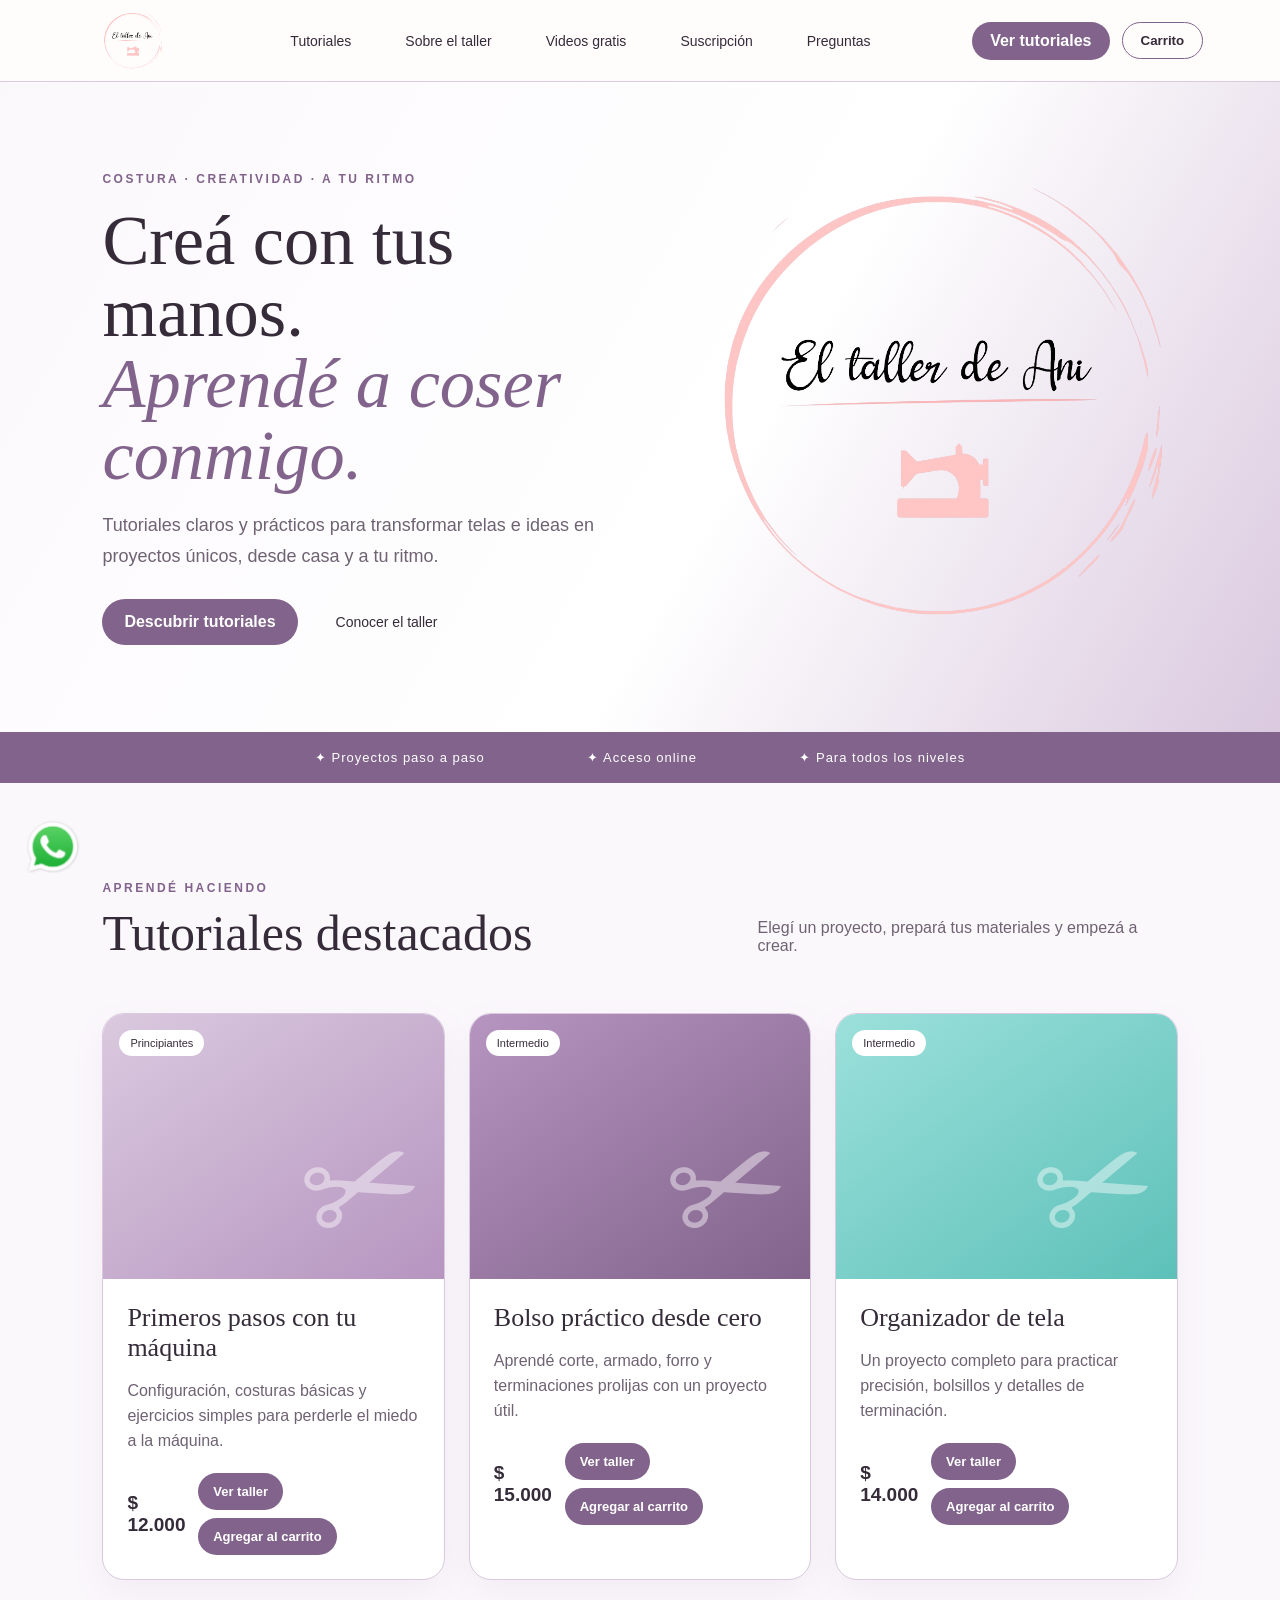
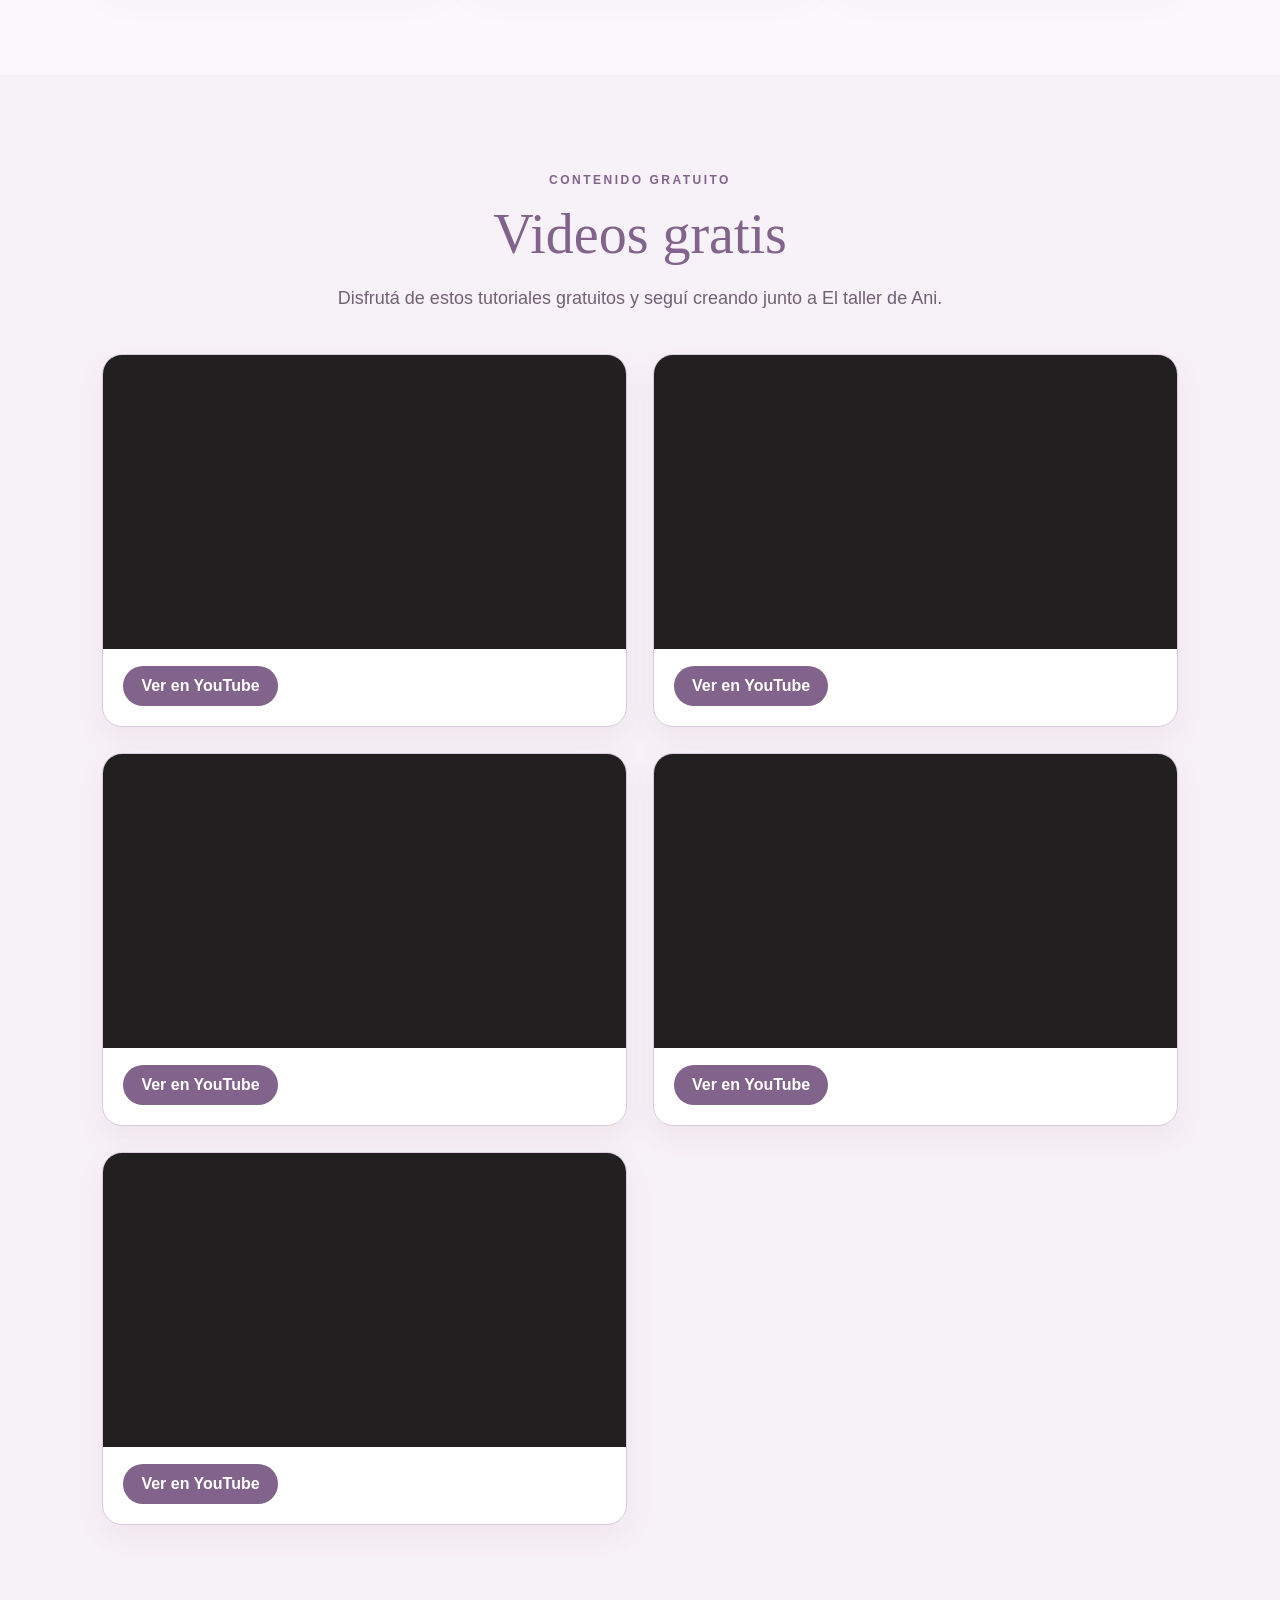
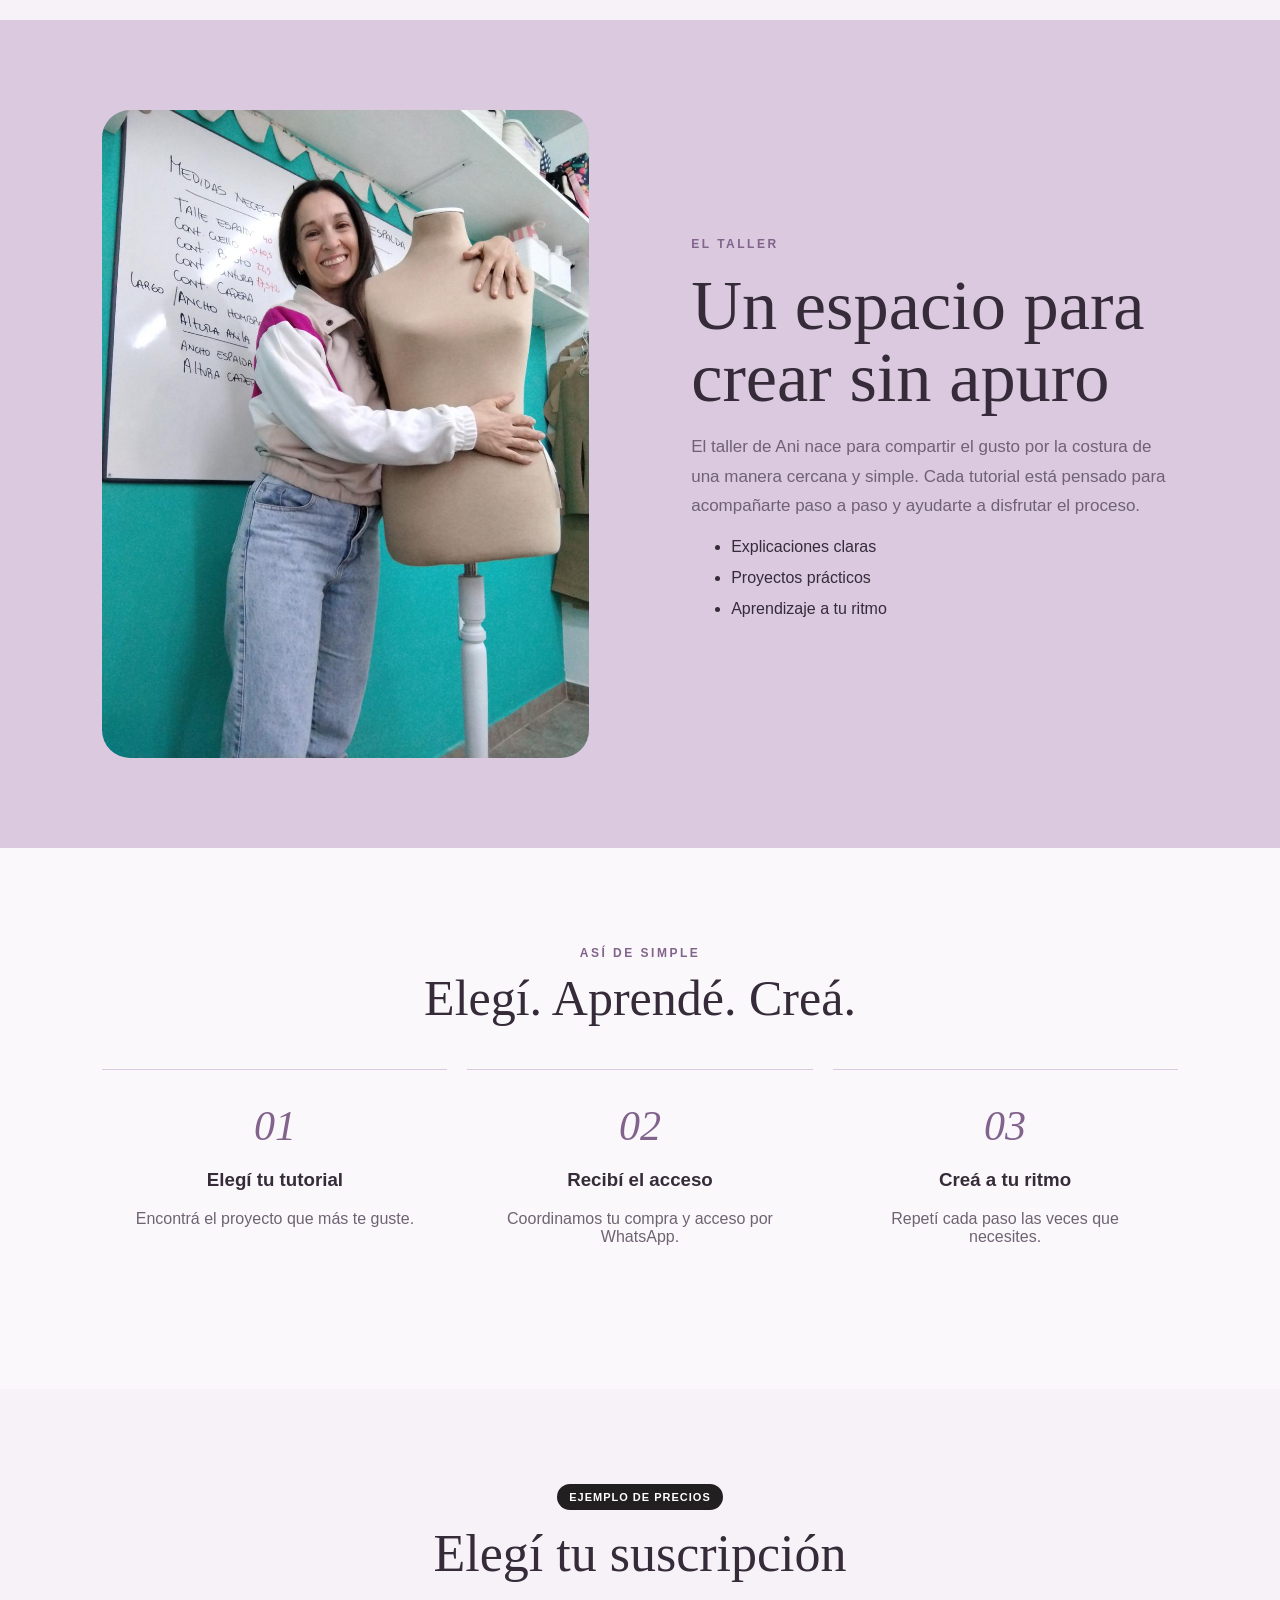
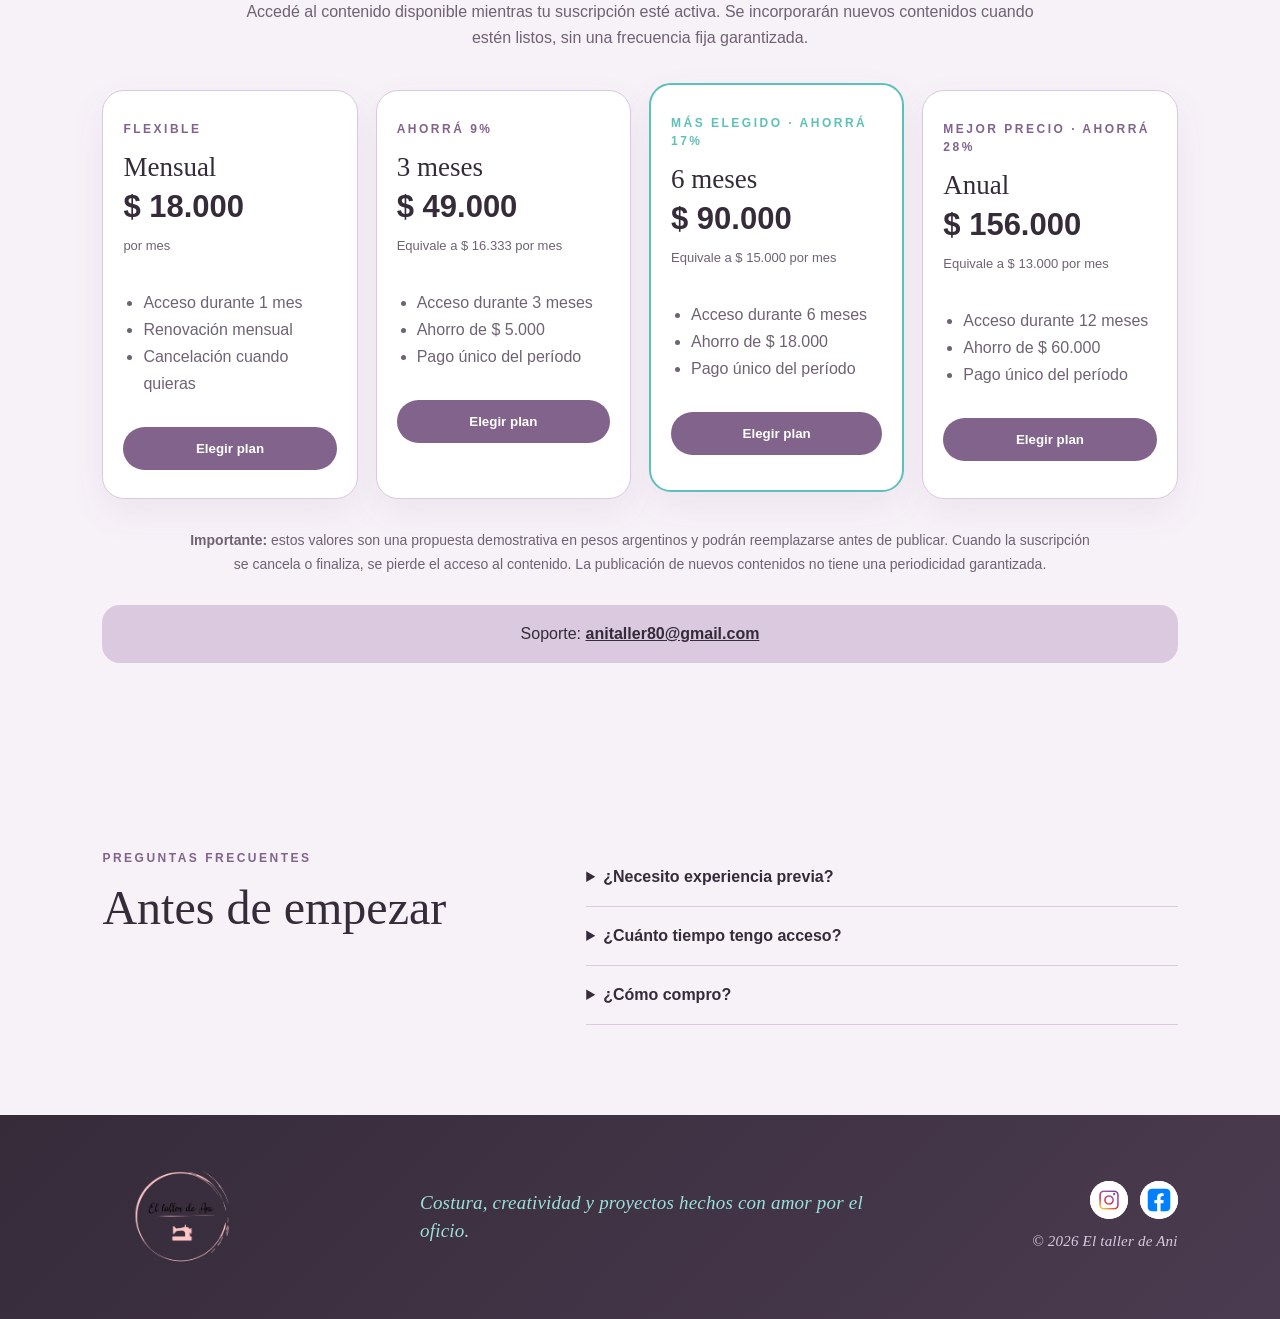
<file: index.html>
<!doctype html><html lang="es"><head><meta charset="utf-8"><meta name="viewport" content="width=device-width,initial-scale=1"><title>El taller de Ani</title><link rel="stylesheet" href="styles.css"></head><body>
<header><a class="brand" href="#inicio"><img class="brand-logo" src="assets/logo-taller-ani-oficial.png" alt="El taller de Ani"></a><nav><a href="#cursos">Tutoriales</a><a href="#sobre">Sobre el taller</a><a href="#gratis">Videos gratis</a><a href="#suscripcion">Suscripción</a><a href="#faq">Preguntas</a></nav><div class="header-actions"><a class="btn small" href="#cursos">Ver tutoriales</a><button class="header-cart" id="cartFab" type="button">Carrito</button></div></header>
<main id="inicio"><section class="hero"><div><span class="eyebrow">COSTURA · CREATIVIDAD · A TU RITMO</span><h1>Creá con tus manos.<br><em>Aprendé a coser conmigo.</em></h1><p>Tutoriales claros y prácticos para transformar telas e ideas en proyectos únicos, desde casa y a tu ritmo.</p><div class="actions"><a class="btn" href="#cursos">Descubrir tutoriales</a><a class="ghost" href="#sobre">Conocer el taller</a></div></div><div class="logo-card"><img class="hero-logo" src="assets/logo-taller-ani-oficial.png" alt="Logo El taller de Ani"></div></section>
<section class="strip"><span>✦ Proyectos paso a paso</span><span>✦ Acceso online</span><span>✦ Para todos los niveles</span></section>
<section id="cursos" class="section"><div class="section-head"><div><span class="eyebrow">APRENDÉ HACIENDO</span><h2>Tutoriales destacados</h2></div><p>Elegí un proyecto, prepará tus materiales y empezá a crear.</p></div><div class="grid">
<article class="course-card" data-url="taller.html?taller=maquina" tabindex="0" role="link"><div class="thumb t1"><span>Principiantes</span></div><div class="card-body"><h3>Primeros pasos con tu máquina</h3><p>Configuración, costuras básicas y ejercicios simples para perderle el miedo a la máquina.</p><div class="card-foot"><b>$ 12.000</b><div class="course-actions"><a class="course-more" href="taller.html?taller=maquina">Ver taller</a><button class="course-more add-cart" type="button" data-title="Primeros pasos con tu máquina" data-price="12000">Agregar al carrito</button></div></div></div></article>
<article class="course-card" data-url="taller.html?taller=bolso" tabindex="0" role="link"><div class="thumb t2"><span>Intermedio</span></div><div class="card-body"><h3>Bolso práctico desde cero</h3><p>Aprendé corte, armado, forro y terminaciones prolijas con un proyecto útil.</p><div class="card-foot"><b>$ 15.000</b><div class="course-actions"><a class="course-more" href="taller.html?taller=bolso">Ver taller</a><button class="course-more add-cart" type="button" data-title="Bolso práctico desde cero" data-price="15000">Agregar al carrito</button></div></div></div></article>
<article class="course-card" data-url="taller.html?taller=organizador" tabindex="0" role="link"><div class="thumb t3"><span>Intermedio</span></div><div class="card-body"><h3>Organizador de tela</h3><p>Un proyecto completo para practicar precisión, bolsillos y detalles de terminación.</p><div class="card-foot"><b>$ 14.000</b><div class="course-actions"><a class="course-more" href="taller.html?taller=organizador">Ver taller</a><button class="course-more add-cart" type="button" data-title="Organizador de tela" data-price="14000">Agregar al carrito</button></div></div></div></article>
</div></section>
<section id="gratis" class="free-videos section">
<div class="free-intro"><span class="eyebrow">CONTENIDO GRATUITO</span><h2>Videos gratis</h2><p>Disfrutá de estos tutoriales gratuitos y seguí creando junto a El taller de Ani.</p></div>
<div class="yt-grid"><article class="yt-card"><div class="yt-frame"><iframe src="https://www.youtube-nocookie.com/embed/XAJgy2nmhY8" title="Video gratuito 1 de El taller de Ani" loading="lazy" allow="accelerometer; autoplay; clipboard-write; encrypted-media; gyroscope; picture-in-picture; web-share" allowfullscreen></iframe></div><a href="https://youtu.be/XAJgy2nmhY8" target="_blank" rel="noopener noreferrer">Ver en YouTube</a></article><article class="yt-card"><div class="yt-frame"><iframe src="https://www.youtube-nocookie.com/embed/nY2L-3iIUX0" title="Video gratuito 2 de El taller de Ani" loading="lazy" allow="accelerometer; autoplay; clipboard-write; encrypted-media; gyroscope; picture-in-picture; web-share" allowfullscreen></iframe></div><a href="https://youtu.be/nY2L-3iIUX0" target="_blank" rel="noopener noreferrer">Ver en YouTube</a></article><article class="yt-card"><div class="yt-frame"><iframe src="https://www.youtube-nocookie.com/embed/9LgIcIN9DOo" title="Video gratuito 3 de El taller de Ani" loading="lazy" allow="accelerometer; autoplay; clipboard-write; encrypted-media; gyroscope; picture-in-picture; web-share" allowfullscreen></iframe></div><a href="https://youtu.be/9LgIcIN9DOo" target="_blank" rel="noopener noreferrer">Ver en YouTube</a></article><article class="yt-card"><div class="yt-frame"><iframe src="https://www.youtube-nocookie.com/embed/204untxa9fY" title="Video gratuito 4 de El taller de Ani" loading="lazy" allow="accelerometer; autoplay; clipboard-write; encrypted-media; gyroscope; picture-in-picture; web-share" allowfullscreen></iframe></div><a href="https://youtu.be/204untxa9fY" target="_blank" rel="noopener noreferrer">Ver en YouTube</a></article><article class="yt-card"><div class="yt-frame"><iframe src="https://www.youtube-nocookie.com/embed/bWo-7KtbhZg" title="Video gratuito 5 de El taller de Ani" loading="lazy" allow="accelerometer; autoplay; clipboard-write; encrypted-media; gyroscope; picture-in-picture; web-share" allowfullscreen></iframe></div><a href="https://youtu.be/bWo-7KtbhZg" target="_blank" rel="noopener noreferrer">Ver en YouTube</a></article></div>
</section>
<section id="sobre" class="about"><div class="sew-visual"><img src="assets/ani-taller.jpg" alt="Foto real del taller de costura" loading="lazy"></div><div><span class="eyebrow">EL TALLER</span><h2>Un espacio para crear sin apuro</h2><p>El taller de Ani nace para compartir el gusto por la costura de una manera cercana y simple. Cada tutorial está pensado para acompañarte paso a paso y ayudarte a disfrutar el proceso.</p><ul><li>Explicaciones claras</li><li>Proyectos prácticos</li><li>Aprendizaje a tu ritmo</li></ul></div></section>
<section class="section how"><span class="eyebrow">ASÍ DE SIMPLE</span><h2>Elegí. Aprendé. Creá.</h2><div class="steps"><div><b>01</b><h3>Elegí tu tutorial</h3><p>Encontrá el proyecto que más te guste.</p></div><div><b>02</b><h3>Recibí el acceso</h3><p>Coordinamos tu compra y acceso por WhatsApp.</p></div><div><b>03</b><h3>Creá a tu ritmo</h3><p>Repetí cada paso las veces que necesites.</p></div></div></section>
<section id="suscripcion" class="plans section"><div class="plans-head"><span class="demo-label">EJEMPLO DE PRECIOS</span><h2>Elegí tu suscripción</h2><p>Accedé al contenido disponible mientras tu suscripción esté activa. Se incorporarán nuevos contenidos cuando estén listos, sin una frecuencia fija garantizada.</p></div><div class="plans-grid">
<article class="plan"><span class="eyebrow">FLEXIBLE</span><h3>Mensual</h3><div class="price">$ 18.000</div><p class="equiv">por mes</p><ul><li>Acceso durante 1 mes</li><li>Renovación mensual</li><li>Cancelación cuando quieras</li></ul><button type="button" onclick="subscription('Mensual','$ 18.000')">Elegir plan</button></article>
<article class="plan"><span class="eyebrow">AHORRÁ 9%</span><h3>3 meses</h3><div class="price">$ 49.000</div><p class="equiv">Equivale a $ 16.333 por mes</p><ul><li>Acceso durante 3 meses</li><li>Ahorro de $ 5.000</li><li>Pago único del período</li></ul><button type="button" onclick="subscription('3 meses','$ 49.000')">Elegir plan</button></article>
<article class="plan featured"><span class="eyebrow">MÁS ELEGIDO · AHORRÁ 17%</span><h3>6 meses</h3><div class="price">$ 90.000</div><p class="equiv">Equivale a $ 15.000 por mes</p><ul><li>Acceso durante 6 meses</li><li>Ahorro de $ 18.000</li><li>Pago único del período</li></ul><button type="button" onclick="subscription('6 meses','$ 90.000')">Elegir plan</button></article>
<article class="plan"><span class="eyebrow">MEJOR PRECIO · AHORRÁ 28%</span><h3>Anual</h3><div class="price">$ 156.000</div><p class="equiv">Equivale a $ 13.000 por mes</p><ul><li>Acceso durante 12 meses</li><li>Ahorro de $ 60.000</li><li>Pago único del período</li></ul><button type="button" onclick="subscription('Anual','$ 156.000')">Elegir plan</button></article>
</div><p class="plans-note"><strong>Importante:</strong> estos valores son una propuesta demostrativa en pesos argentinos y podrán reemplazarse antes de publicar. Cuando la suscripción se cancela o finaliza, se pierde el acceso al contenido. La publicación de nuevos contenidos no tiene una periodicidad garantizada.</p><div class="support-box">Soporte: <a href="mailto:anitaller80@gmail.com">anitaller80@gmail.com</a></div></section>
<section id="faq" class="faq"><div><span class="eyebrow">PREGUNTAS FRECUENTES</span><h2>Antes de empezar</h2></div><div class="questions"><details><summary>¿Necesito experiencia previa?</summary><p>No. Cada tutorial indica el nivel y los conocimientos necesarios.</p></details><details><summary>¿Cuánto tiempo tengo acceso?</summary><p>Podés definir aquí las condiciones de acceso de cada curso antes de publicarlo.</p></details><details><summary>¿Cómo compro?</summary><p>Elegí un tutorial y el botón de compra abrirá WhatsApp con el mensaje preparado.</p></details></div></section></main>
<footer><div class="brand footer-brand"><img class="brand-logo" src="assets/logo-taller-ani-oficial.png" alt="El taller de Ani"></div><p>Costura, creatividad y proyectos hechos con amor por el oficio.</p><div class="footer-right"><div class="footer-social"><a href="https://www.instagram.com/eltallerdeani.cyc/" target="_blank" rel="noopener noreferrer" aria-label="Instagram de El taller de Ani"><img src="assets/instagram.png" alt="Instagram"></a><a href="https://www.facebook.com/p/El-taller-de-Ani-100063437275169/" target="_blank" rel="noopener noreferrer" aria-label="Facebook de El taller de Ani"><img src="assets/facebook.png" alt="Facebook"></a></div><p>© 2026 El taller de Ani</p></div></footer>
<a class="wa" href="https://wa.me/5493329634879?text=Hola%20Ani%2C%20quiero%20consultar%20por%20los%20tutoriales" target="_blank" aria-label="WhatsApp"><img src="assets/whatsapp.png" alt="WhatsApp"></a>
<div class="cart-panel" id="cartPanel" aria-hidden="true"><aside class="cart-box"><div class="cart-top"><h2>Tu carrito</h2><button class="cart-close" id="cartClose" type="button">Cerrar</button></div><p class="demo-label">CURSOS DE EJEMPLO</p><div class="cart-items" id="cartItems"></div><div class="cart-total"><span>Total</span><span id="cartTotal">$ 0</span></div><a class="btn cart-checkout" id="cartCheckout" href="#" target="_blank">Consultar compra por WhatsApp</a></aside></div><script src="app.js"></script><script src="carrito.js"></script><script>document.querySelectorAll(".course-card").forEach(c=>{c.addEventListener("click",e=>{if(!e.target.closest("a,button")) location.href=c.dataset.url});c.addEventListener("keydown",e=>{if(e.key==="Enter") location.href=c.dataset.url})});</script></body></html>
</file>
<file: styles.css>
:root{--rose:#81638b;--blush:#b695c0;--pale:#dac9df;--aqua:#5dc1b9;--aqua-light:#9ce0db;--ink:#352b39;--muted:#6f6273;--white:#fff;--line:#dac9df}*{box-sizing:border-box}html{scroll-behavior:smooth}body{margin:0;font-family:Arial,Helvetica,sans-serif;background:#fbf8fc;color:var(--ink)}header{height:82px;display:flex;align-items:center;justify-content:space-between;padding:0 6vw;border-bottom:1px solid #dac9df;position:sticky;top:0;background:rgba(255,253,252,.96);backdrop-filter:blur(12px);z-index:10}.brand{display:flex;gap:10px;align-items:center;color:var(--ink);text-decoration:none;font-family:Georgia,serif;font-style:italic;font-size:24px}.mark{color:var(--rose)}nav{display:flex;gap:30px}nav a,.ghost{color:var(--ink);text-decoration:none;font-size:14px}.btn,button{background:var(--rose);color:white;border:0;border-radius:999px;text-decoration:none;padding:14px 22px;font-weight:700;cursor:pointer}.small{padding:10px 18px}.hero{min-height:650px;display:grid;grid-template-columns:1.1fr .9fr;align-items:center;gap:5vw;padding:70px 8vw;background:linear-gradient(120deg,#fbf8fc 0%,#fff 60%,#dac9df 100%)}.eyebrow{font-size:12px;letter-spacing:2.5px;color:var(--rose);font-weight:800}.hero h1,.section h2,.about h2,.faq h2{font-family:Georgia,serif;font-weight:400;font-size:clamp(42px,5.5vw,76px);line-height:1.02;margin:18px 0}.hero em{color:var(--rose);font-weight:400}.hero p{max-width:610px;color:var(--muted);font-size:18px;line-height:1.7}.actions{display:flex;gap:22px;align-items:center;margin-top:28px}.logo-card{display:grid;place-items:center}.circle{width:min(420px,80vw);aspect-ratio:1;border-radius:50%;border:8px double var(--blush);display:flex;flex-direction:column;align-items:center;justify-content:center;background:white;box-shadow:0 30px 80px #81638b20}.logo-text{font:italic 48px Georgia,serif}.line{width:60%;height:2px;background:var(--rose);margin:20px}.machine{font-size:90px;color:var(--rose);transform:scaleX(1.3)}.strip{padding:18px 8vw;background:var(--ink);color:#fff;display:flex;justify-content:center;gap:8vw;font-size:13px;letter-spacing:1px}.section{padding:95px 8vw}.section-head{display:flex;justify-content:space-between;align-items:end;gap:30px}.section-head h2,.how h2{font-size:50px;margin:12px 0}.section-head p{max-width:420px;color:var(--muted)}.grid{display:grid;grid-template-columns:repeat(3,1fr);gap:24px;margin-top:42px}article{background:white;border:1px solid #dac9df;border-radius:22px;overflow:hidden;box-shadow:0 14px 35px #81638b14}.thumb{height:265px;position:relative;background:linear-gradient(145deg,var(--blush),#efd0bf);overflow:hidden}.thumb:after{content:'✂';position:absolute;font-size:140px;color:#ffffff70;right:24px;bottom:10px;transform:rotate(-18deg)}.t2{background:linear-gradient(145deg,#b695c0,#9ce0db)}.t3{background:linear-gradient(145deg,#dac9df,#b695c0)}.thumb span{position:absolute;top:16px;left:16px;background:#fff;padding:7px 11px;border-radius:999px;font-size:11px;z-index:2}.card-body{padding:24px}.card-body h3{font:26px Georgia,serif;margin:0 0 10px}.card-body p{color:var(--muted);line-height:1.55}.card-foot{display:flex;align-items:center;justify-content:space-between;margin-top:20px}.card-foot b{font-size:19px}.about{padding:90px 8vw;background:var(--pale);display:grid;grid-template-columns:1fr 1fr;gap:8vw;align-items:center}.about p{color:var(--muted);font-size:17px;line-height:1.75}.about li{margin:13px 0}.sew-visual{height:480px;border-radius:200px 200px 32px 32px;background:linear-gradient(160deg,#b695c0,#dac9df);position:relative;overflow:hidden}.needle{width:4px;height:310px;background:#fff;position:absolute;left:50%;top:65px;transform:rotate(15deg);box-shadow:0 0 0 1px #ffffff70}.thread{width:260px;height:130px;border:4px solid white;border-color:white white transparent transparent;border-radius:50%;position:absolute;left:29%;top:215px;transform:rotate(25deg)}.how{text-align:center}.steps{display:grid;grid-template-columns:repeat(3,1fr);gap:20px;margin-top:45px}.steps div{padding:32px;border-top:1px solid var(--line)}.steps b{font:italic 42px Georgia,serif;color:var(--rose)}.steps p{color:var(--muted)}.faq{padding:90px 8vw;background:#f7f1f8;display:grid;grid-template-columns:.8fr 1.2fr;gap:7vw}.faq h2{font-size:48px}.questions details{border-bottom:1px solid var(--line);padding:20px 0}.questions summary{font-weight:700;cursor:pointer}.questions p{color:var(--muted);line-height:1.6}footer{padding:48px 8vw;background:var(--ink);color:#eee;display:grid;grid-template-columns:1fr 1fr 1fr;align-items:center;gap:30px}footer .brand{color:white}.wa{position:fixed;right:22px;bottom:22px;width:58px;height:58px;border-radius:50%;display:grid;place-items:center;background:#25D366;color:white;text-decoration:none;font-weight:900;box-shadow:0 8px 25px #0003}.toast{position:fixed;bottom:95px;right:22px;background:var(--ink);color:#fff;padding:12px 18px;border-radius:10px;z-index:20}@media(max-width:820px){header nav{display:none}.hero,.about,.faq{grid-template-columns:1fr}.hero{padding-top:45px}.logo-card{order:-1}.circle{width:280px}.logo-text{font-size:34px}.grid,.steps{grid-template-columns:1fr}.strip{overflow:auto;justify-content:flex-start;white-space:nowrap}.section-head{display:block}.sew-visual{height:360px}footer{grid-template-columns:1fr}.hero h1{font-size:48px}}

.brand-logo{width:112px;height:62px;object-fit:contain;display:block}.hero-logo{width:min(470px,82vw);aspect-ratio:1;object-fit:contain;border-radius:50%;background:#fff;box-shadow:0 24px 65px #81638b28}.sew-visual img{width:100%;height:100%;object-fit:cover;object-position:center;display:block}.wa svg{width:30px;height:30px;color:#fff}.footer-brand .brand-logo{background:#fff;border-radius:10px;padding:3px}.footer-brand{display:flex}.circle{display:none!important}@media(max-width:820px){.brand-logo{width:86px;height:52px}.hero-logo{width:280px}}

.course-card{cursor:pointer;transition:transform .18s ease,box-shadow .18s ease}.course-card:hover{transform:translateY(-5px);box-shadow:0 20px 45px #81638b26}.course-card:focus{outline:3px solid #81638b;outline-offset:3px}.course-more{background:var(--rose);color:#fff;border-radius:999px;text-decoration:none;padding:13px 22px;font-weight:700;display:inline-block}

.free-videos{background:#f7f1f8;text-align:center}.free-intro{max-width:850px;margin:0 auto 40px}.free-videos h2{font:56px Georgia,serif;color:var(--rose);margin:14px 0}.free-intro p{font-size:18px;line-height:1.65;color:var(--muted)}.yt-grid{display:grid;grid-template-columns:repeat(2,minmax(0,1fr));gap:26px;max-width:1200px;margin:0 auto}.yt-card{background:#fff;border:1px solid #dac9df;border-radius:20px;overflow:hidden;text-align:left;box-shadow:0 12px 30px #8e555512}.yt-frame{position:relative;width:100%;aspect-ratio:16/9;background:#211f20}.yt-frame iframe{position:absolute;inset:0;width:100%;height:100%;border:0}.yt-card>a{display:inline-block;margin:17px 20px 20px;color:#fff;background:var(--rose);text-decoration:none;font-weight:700;padding:11px 18px;border-radius:999px}@media(max-width:820px){.yt-grid{grid-template-columns:1fr}.free-videos h2{font-size:43px}}

/* Subscription and demo cart */
.plans{background:#f7f1f8;text-align:center}.plans-head{max-width:820px;margin:0 auto 38px}.plans-head h2{font:52px Georgia,serif;margin:14px 0}.plans-head p{color:var(--muted);line-height:1.65}.demo-label{display:inline-block;background:#211f20;color:#fff;border-radius:999px;padding:7px 12px;font-size:11px;font-weight:800;letter-spacing:1px}.plans-grid{display:grid;grid-template-columns:repeat(4,1fr);gap:18px}.plan{background:#fff;border:1px solid #dac9df;border-radius:22px;padding:28px 20px;text-align:left;position:relative}.plan.featured{border:2px solid var(--rose);transform:translateY(-7px)}.plan h3{font:27px Georgia,serif;margin:15px 0 6px}.plan .price{font-size:31px;font-weight:800}.plan .equiv{color:var(--muted);font-size:13px;min-height:35px}.plan ul{padding-left:20px;color:var(--muted);line-height:1.7}.plan button{width:100%;margin-top:14px}.plans-note{margin:30px auto 0;max-width:900px;color:var(--muted);font-size:14px;line-height:1.7}.support-box{margin-top:28px;padding:20px;border-radius:18px;background:#dac9df}.support-box a{color:var(--ink);font-weight:800}.cart-fab{position:fixed;left:22px;bottom:22px;z-index:25;border:0;border-radius:999px;background:#211f20;color:#fff;padding:14px 18px;font-weight:800;box-shadow:0 8px 25px #0003}.cart-count{display:inline-grid;place-items:center;min-width:24px;height:24px;border-radius:50%;background:var(--rose);margin-left:7px}.cart-panel{position:fixed;inset:0;z-index:40;background:#0007;display:none;align-items:flex-end;justify-content:flex-end}.cart-panel.open{display:flex}.cart-box{width:min(440px,100%);height:100%;background:#fff;padding:25px;overflow:auto}.cart-top{display:flex;align-items:center;justify-content:space-between}.cart-close{background:#eee;color:#211f20;padding:9px 12px}.cart-items{display:grid;gap:12px;margin:25px 0}.cart-item{border:1px solid #dac9df;border-radius:14px;padding:14px;display:grid;grid-template-columns:1fr auto;gap:10px}.cart-item button{background:transparent;color:#81638b;padding:4px}.cart-total{font-size:22px;font-weight:800;display:flex;justify-content:space-between;border-top:1px solid #ddd;padding-top:18px}.cart-checkout{display:block;text-align:center;margin-top:20px}.course-more.add-cart{border:0;cursor:pointer}.course-actions{display:flex;gap:8px;flex-wrap:wrap}.course-actions .course-more{font-size:13px;padding:11px 15px}@media(max-width:980px){.plans-grid{grid-template-columns:repeat(2,1fr)}}@media(max-width:600px){.plans-grid{grid-template-columns:1fr}.plan.featured{transform:none}.cart-fab{left:12px;bottom:12px}.plans-head h2{font-size:40px}}

/* Palette El taller de Ani: #81638b #b695c0 #dac9df #5dc1b9 #9ce0db */
.btn,button,.course-more,.yt-card>a{background:#81638b}.eyebrow{color:#81638b}.strip{background:#81638b}.support-box{background:#dac9df}.plan.featured{border-color:#5dc1b9}.plan.featured .eyebrow{color:#5dc1b9}.cart-count{background:#5dc1b9;color:#352b39}.free-videos{background:#f7f1f8}.youtube-main{background:#5dc1b9}.wa{background:#5dc1b9}.thumb.t1{background:linear-gradient(145deg,#dac9df,#b695c0)}.thumb.t2{background:linear-gradient(145deg,#b695c0,#81638b)}.thumb.t3{background:linear-gradient(145deg,#9ce0db,#5dc1b9)}.hero{background:linear-gradient(120deg,#fbf8fc 0%,#fff 58%,#dac9df 100%)}.sew-visual{background:linear-gradient(160deg,#b695c0,#9ce0db)}


/* Ajustes solicitados - version corregida */
header .brand-logo{background:transparent!important;border-radius:0!important;padding:0!important;object-fit:contain}
.hero-logo{background:transparent!important;box-shadow:none!important;border-radius:0!important;object-fit:contain}
.header-actions{display:flex;align-items:center;gap:12px}.header-cart{appearance:none;border:1px solid #81638b;background:transparent;color:#352b39;border-radius:999px;padding:10px 18px;font-weight:700;cursor:pointer;transition:all .22s ease}.header-cart:hover,.header-cart:focus-visible{background:#81638b;color:#fff;transform:translateY(-2px);box-shadow:0 10px 22px rgba(129,99,139,.24);outline:none}
header nav a{position:relative;display:inline-block;padding:9px 12px;border-radius:999px;transition:color .22s ease,background .22s ease,transform .22s ease,box-shadow .22s ease}header nav a:hover,header nav a:focus-visible{color:#81638b;background:#dac9df;transform:translateY(-2px) scale(1.035);box-shadow:0 7px 18px rgba(129,99,139,.12);outline:none}
.hero .btn,.hero .ghost{transition:transform .22s ease,box-shadow .22s ease,background .22s ease,color .22s ease}.hero .btn:hover,.hero .btn:focus-visible{transform:translateY(-3px) scale(1.025);box-shadow:0 12px 26px rgba(129,99,139,.28);background:#6f5379}.hero .ghost{padding:12px 16px;border-radius:999px}.hero .ghost:hover,.hero .ghost:focus-visible{background:#dac9df;color:#352b39;transform:translateY(-2px);outline:none}
.plan{transition:transform .24s ease,box-shadow .24s ease,border-color .24s ease,background .24s ease}.plan:hover,.plan:focus-within{transform:translateY(-7px);box-shadow:0 18px 40px rgba(53,43,57,.15);border-color:#5dc1b9;background:#fff}.plan button{transition:transform .2s ease,box-shadow .2s ease,background .2s ease}.plan button:hover,.plan button:focus-visible{background:#6f5379;transform:translateY(-2px);box-shadow:0 8px 18px rgba(129,99,139,.24);outline:none}.plan.featured:hover,.plan.featured:focus-within{transform:translateY(-12px)}
.sew-visual{height:510px!important;border-radius:28px!important;overflow:hidden!important;background:#dac9df!important}.sew-visual img{width:100%!important;height:100%!important;object-fit:cover!important;object-position:center 12%!important;display:block!important}
.wa{width:62px;height:62px;background:transparent!important;display:grid!important;place-items:center!important;padding:0!important;border-radius:0!important;box-shadow:none!important;overflow:visible}.wa img{display:block;width:58px;height:58px;object-fit:contain;margin:0!important;padding:0!important;transform:none!important}.wa:hover img{transform:scale(1.06)!important;transition:transform .2s ease}
footer{grid-template-columns:.85fr 1.35fr .8fr;background:linear-gradient(135deg,#352b39,#4b3b50);padding:52px 8vw;align-items:center}footer .footer-brand{justify-self:start}footer .footer-brand .brand-logo{width:160px;height:100px;background:transparent!important;padding:0!important;border-radius:0!important;object-fit:contain}footer>p{font-family:Georgia,"Times New Roman",serif;font-style:italic;font-size:19px;line-height:1.45;color:#f4edf6;margin:0;letter-spacing:.2px}footer>p:nth-of-type(1){color:#9ce0db}footer>p:nth-of-type(2){justify-self:end;font-size:15px;color:#dac9df}
@media(max-width:820px){header .header-actions .small{display:none}.header-cart{padding:9px 13px}.sew-visual{height:410px!important}.sew-visual img{object-position:center 10%!important}.plan.featured:hover,.plan.featured:focus-within{transform:translateY(-7px)}footer{grid-template-columns:1fr;text-align:center;gap:20px}footer .footer-brand,footer>p:nth-of-type(2){justify-self:center}.wa{width:56px;height:56px}.wa img{width:52px;height:52px}}

/* Redes sociales en el pie de pagina */
.footer-right{justify-self:end;display:flex;flex-direction:column;align-items:flex-end;gap:12px}.footer-right>p{font-family:Georgia,"Times New Roman",serif;font-style:italic;font-size:15px;line-height:1.45;color:#dac9df;margin:0;letter-spacing:.2px}.footer-social{display:flex;align-items:center;justify-content:flex-end;gap:12px}.footer-social a{width:38px;height:38px;display:grid;place-items:center;border-radius:50%;overflow:hidden;background:#fff}.footer-social img{width:100%;height:100%;object-fit:contain;display:block}@media(max-width:820px){.footer-right{justify-self:center;align-items:center}.footer-social{justify-content:center}}

/* Ajustes solicitados: foto completa en Sobre el taller y WhatsApp flotante abajo a la izquierda */
.sew-visual{height:auto!important;aspect-ratio:3/4!important;border-radius:28px!important;overflow:hidden!important;background:#dac9df!important}.sew-visual img{width:100%!important;height:100%!important;object-fit:contain!important;object-position:center!important;display:block!important;background:#dac9df!important}.wa{left:22px!important;right:auto!important;bottom:22px!important;z-index:1000!important}.wa img{display:block!important;width:58px!important;height:58px!important;object-fit:contain!important}@media(max-width:820px){.sew-visual{height:auto!important;aspect-ratio:3/4!important}.wa{left:16px!important;right:auto!important;bottom:16px!important}.wa img{width:52px!important;height:52px!important}}
</file>
